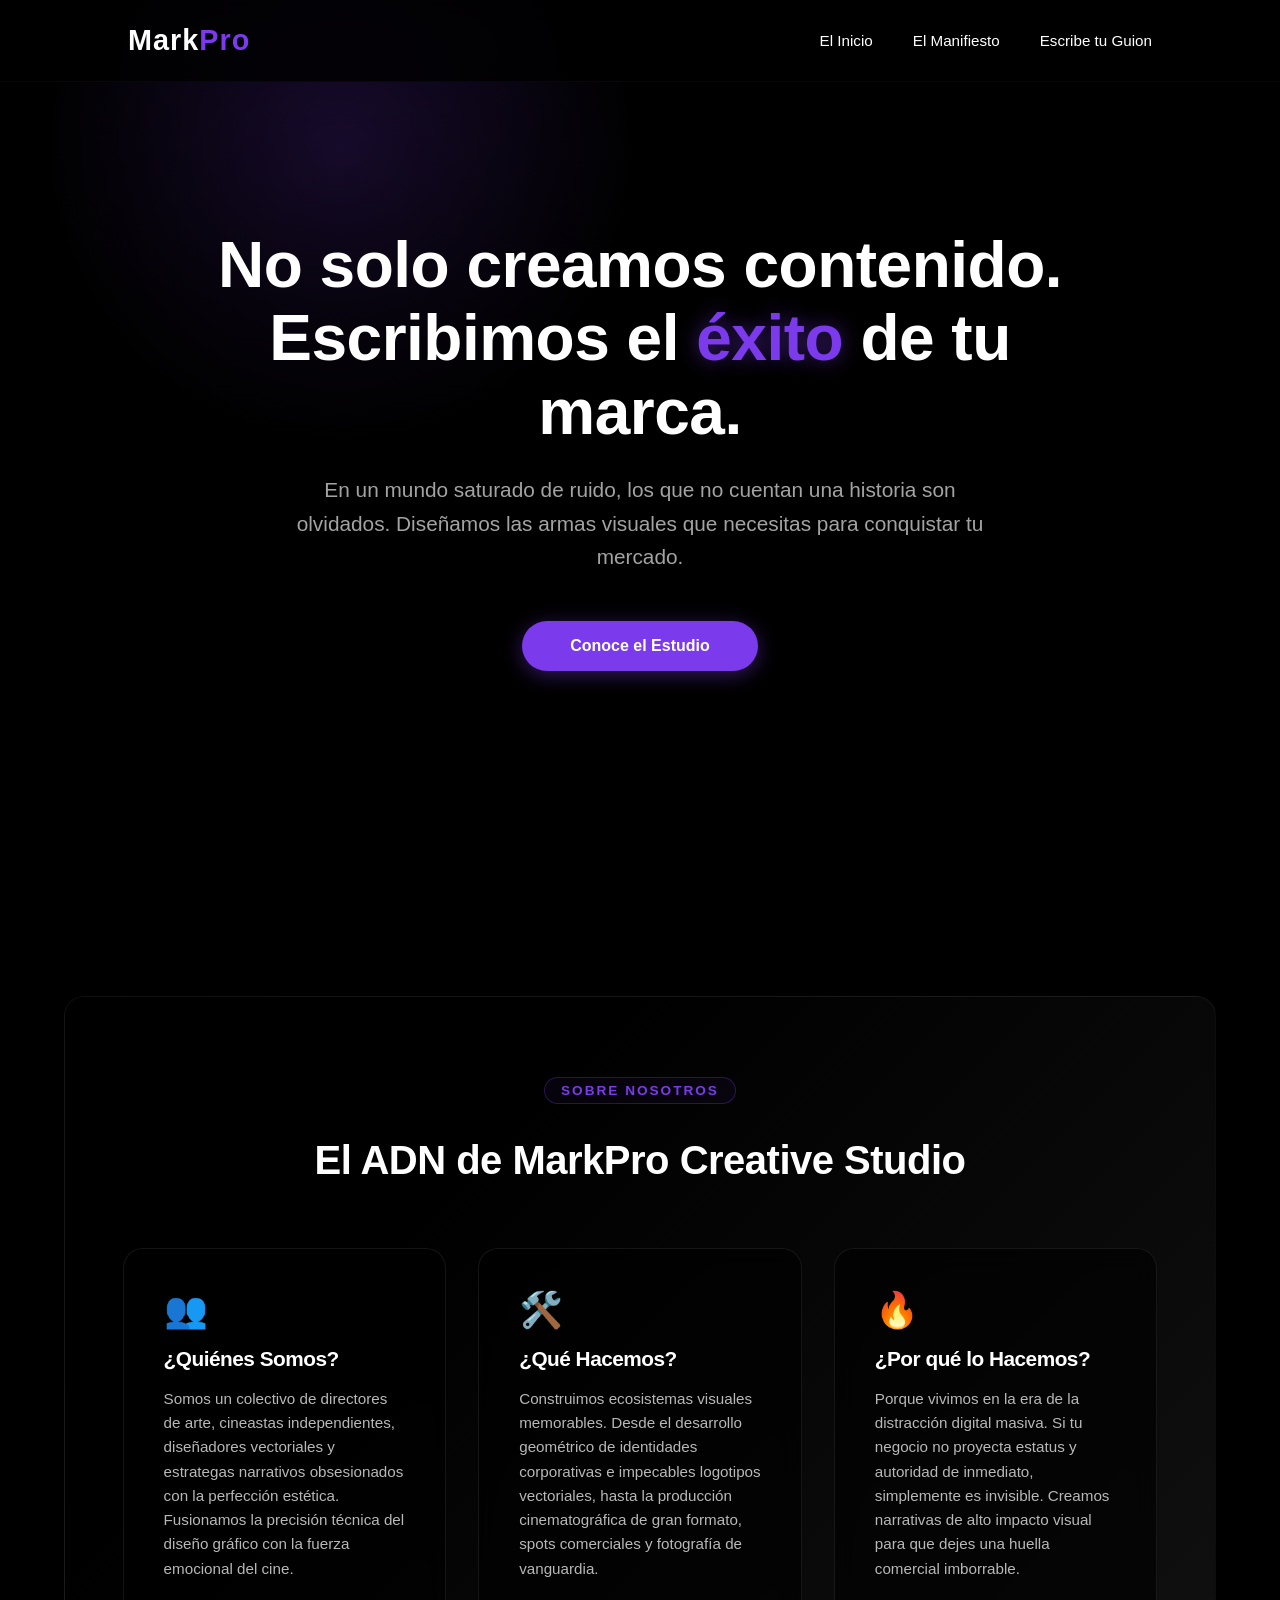
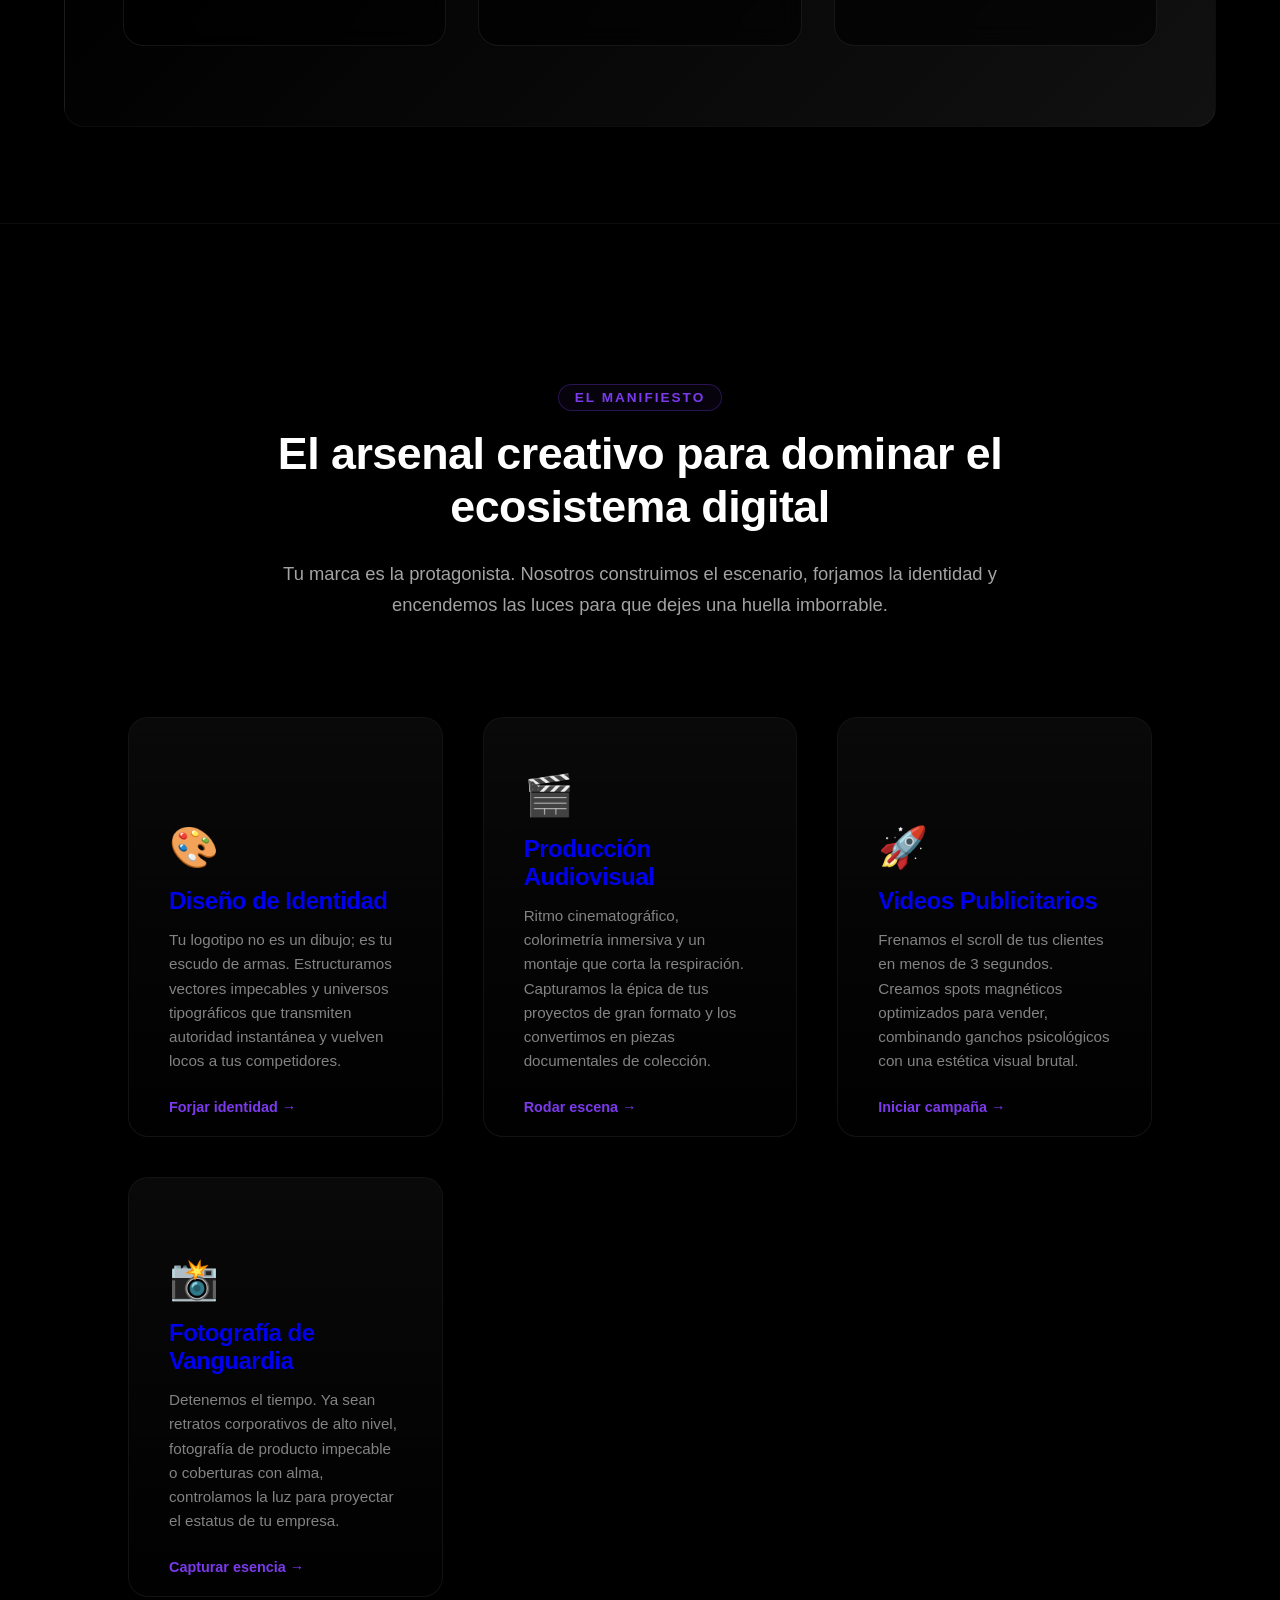
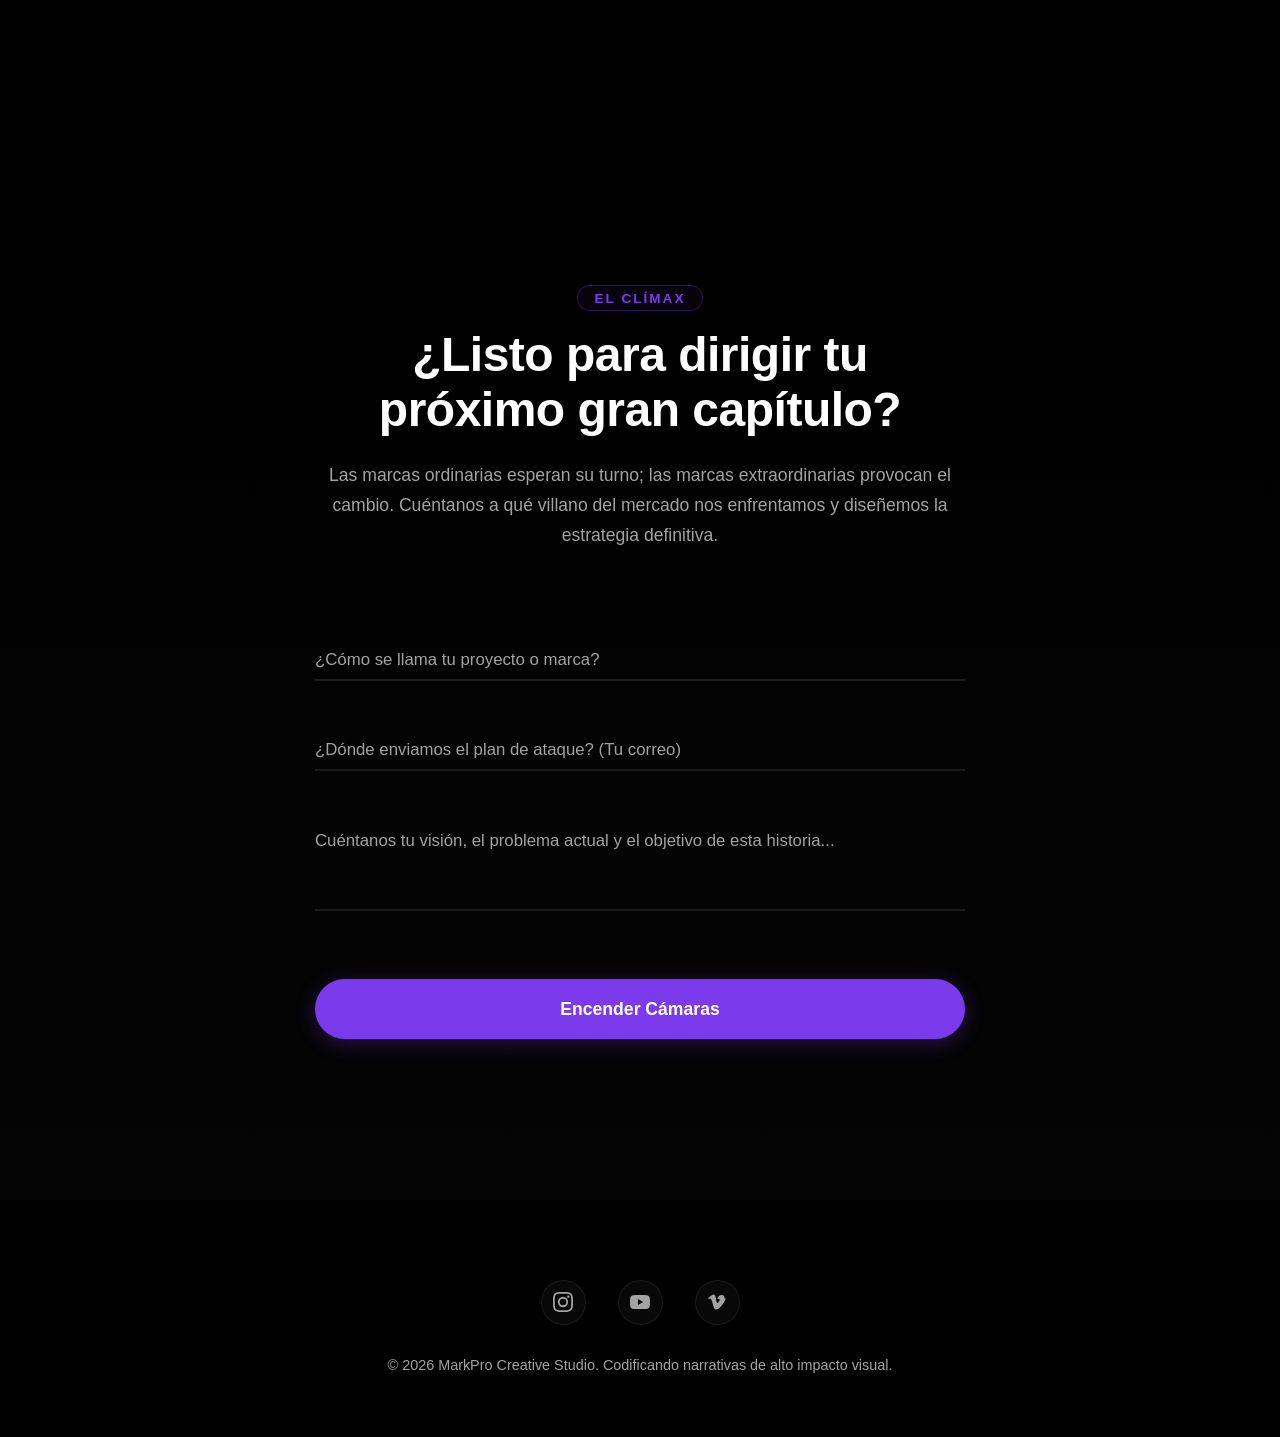
<file: index.html>
<!DOCTYPE html>
<html lang="es">
<head>
    <meta charset="UTF-8">
    <meta name="viewport" content="width=device-width, initial-scale=1.0">
    <title>MarkPro | Productora Audiovisual y Estudio de Diseño</title>
    <!-- Hojas de estilo del ecosistema MarkPro -->
    <link rel="stylesheet" href="css/variables.css">
    <link rel="stylesheet" href="css/styles.css">
</head>
<body>

    <!-- MENÚ DE NAVEGACIÓN GLOBAL 
         (Inyectado dinámicamente mediante js/main.js) -->
    <header class="navbar" id="global-header"></header>

    <main>
        <!-- ACTO 1: LA LLAMADA A LA AVENTURA (Hero Section Limpia) -->
        <section id="hero" class="hero-section" style="height: 100vh;">
            <!-- Capas para el efecto Parallax e iluminación interactiva -->
            <div class="hero-bg-wrapper" id="heroBg"></div>
            <div class="interactive-glow" id="heroGlow"></div>

            <div class="hero-content" id="heroContent">
                <h1>No solo creamos contenido. <br>Escribimos el <span class="highlight">éxito</span> de tu marca.</h1>
                <p>En un mundo saturado de ruido, los que no cuentan una historia son olvidados. Diseñamos las armas visuales que necesitas para conquistar tu mercado.</p>
                <a href="#sobre-nosotros" class="btn-primary">Conoce el Estudio</a>
            </div>
        </section>

        <!-- SECCIÓN INDEPENDIENTE: SOBRE NOSOTROS (Ubicada exactamente bajo el Hero) -->
        <section id="sobre-nosotros" style="padding: 6rem 5%; background: var(--bg-dark, #0a0a0a); position: relative; scroll-margin-top: 80px;">
            <div style="width: 100%; max-width: 1200px; margin: 0 auto; padding: 5rem 5%; background: linear-gradient(135deg, rgba(0, 0, 0, 0.95) 30%, rgba(20, 20, 20, 0.85) 100%), url('https://images.unsplash.com/photo-1557804506-669a67965ba0?q=80&w=1200&auto=format&fit=crop'); background-size: cover; background-position: center; border-radius: 20px; border: 1px solid rgba(255, 255, 255, 0.05); box-shadow: 0 20px 40px rgba(0,0,0,0.5);">
                
                <div class="section-intro" style="margin-bottom: 4rem; text-align: center;">
                    <span class="story-badge">Sobre Nosotros</span>
                    <h2 class="section-title" style="font-size: 2.5rem; margin-top: 1rem; color: #fff;">El ADN de MarkPro Creative Studio</h2>
                </div>

                <!-- Bloques de Propósito (Manifiesto) -->
                <div class="services-grid" style="grid-template-columns: repeat(auto-fit, minmax(300px, 1fr)); gap: 2rem;">
                    
                    <!-- Quiénes Somos -->
                    <div class="service-card" style="height: auto; padding: 2.5rem; align-items: flex-start; flex-direction: column; background: rgba(0, 0, 0, 0.6); backdrop-filter: blur(12px); border: 1px solid rgba(255, 255, 255, 0.08);">
                        <div class="icon" style="font-size: 2.2rem; margin-bottom: 1rem;">👥</div>
                        <h3 style="font-size: 1.3rem; margin-bottom: 1rem; color: var(--text-light, #fff);">¿Quiénes Somos?</h3>
                        <p class="story-text" style="opacity: 0.9; font-size: 0.95rem; line-height: 1.6; color: #ccc;">
                            Somos un colectivo de directores de arte, cineastas independientes, diseñadores vectoriales y estrategas narrativos obsesionados con la perfección estética. Fusionamos la precisión técnica del diseño gráfico con la fuerza emocional del cine.
                        </p>
                    </div>

                    <!-- Qué Hacemos -->
                    <div class="service-card" style="height: auto; padding: 2.5rem; align-items: flex-start; flex-direction: column; background: rgba(0, 0, 0, 0.6); backdrop-filter: blur(12px); border: 1px solid rgba(255, 255, 255, 0.08);">
                        <div class="icon" style="font-size: 2.2rem; margin-bottom: 1rem;">🛠️</div>
                        <h3 style="font-size: 1.3rem; margin-bottom: 1rem; color: var(--text-light, #fff);">¿Qué Hacemos?</h3>
                        <p class="story-text" style="opacity: 0.9; font-size: 0.95rem; line-height: 1.6; color: #ccc;">
                            Construimos ecosistemas visuales memorables. Desde el desarrollo geométrico de identidades corporativas e impecables logotipos vectoriales, hasta la producción cinematográfica de gran formato, spots comerciales y fotografía de vanguardia.
                        </p>
                    </div>

                    <!-- Por qué lo Hacemos -->
                    <div class="service-card" style="height: auto; padding: 2.5rem; align-items: flex-start; flex-direction: column; background: rgba(0, 0, 0, 0.6); backdrop-filter: blur(12px); border: 1px solid rgba(255, 255, 255, 0.08);">
                        <div class="icon" style="font-size: 2.2rem; margin-bottom: 1rem;">🔥</div>
                        <h3 style="font-size: 1.3rem; margin-bottom: 1rem; color: var(--text-light, #fff);">¿Por qué lo Hacemos?</h3>
                        <p class="story-text" style="opacity: 0.9; font-size: 0.95rem; line-height: 1.6; color: #ccc;">
                            Porque vivimos en la era de la distracción digital masiva. Si tu negocio no proyecta estatus y autoridad de inmediato, simplemente es invisible. Creamos narrativas de alto impacto visual para que dejes una huella comercial imborrable.
                        </p>
                    </div>

                </div>
            </div>
        </section>

        <!-- ACTO 2: LAS ARMAS DEL HÉROE (Sección Servicios con Cuadros Clickeables) -->
        <section id="servicios" class="services-section" style="border-top: 1px solid rgba(255, 255, 255, 0.05);">
            <div class="section-intro">
                <span class="story-badge">El Manifiesto</span>
                <h2 class="section-title">El arsenal creativo para dominar el ecosistema digital</h2>
                <p class="section-subtitle">Tu marca es la protagonista. Nosotros construimos el escenario, forjamos la identidad y encendemos las luces para que dejes una huella imborrable.</p>
            </div>

            <div class="services-grid">
                
                <!-- Tarjeta 1: Diseño de Identidad -->
                <a href="identidad.html" class="service-card" style="text-decoration: none; display: flex;">
                    <div class="card-bg" style="background-image: url('https://images.unsplash.com/photo-1626785774573-4b799315345d?q=80&w=600&auto=format&fit=crop');"></div>
                    <div class="card-overlay"></div>
                    <div class="card-content">
                        <div class="icon">🎨</div>
                        <h3>Diseño de Identidad</h3>
                        <p class="story-text">Tu logotipo no es un dibujo; es tu escudo de armas. Estructuramos vectores impecables y universos tipográficos que transmiten autoridad instantánea y vuelven locos a tus competidores.</p>
                        <span class="card-link">Forjar identidad &rarr;</span>
                    </div>
                </a>

                <!-- Tarjeta 2: Producción Audiovisual -->
                <a href="produccion.html" class="service-card" style="text-decoration: none; display: flex;">
                    <div class="card-bg" style="background-image: url('https://images.unsplash.com/photo-1492691527719-9d1e07e534b4?q=80&w=600&auto=format&fit=crop');"></div>
                    <div class="card-overlay"></div>
                    <div class="card-content">
                        <div class="icon">🎬</div>
                        <h3>Producción Audiovisual</h3>
                        <p class="story-text">Ritmo cinematográfico, colorimetría inmersiva y un montaje que corta la respiración. Capturamos la épica de tus proyectos de gran formato y los convertimos en piezas documentales de colección.</p>
                        <span class="card-link">Rodar escena &rarr;</span>
                    </div>
                </a>

                <!-- Tarjeta 3: Video Publicitario -->
                <a href="publicidad.html" class="service-card" style="text-decoration: none; display: flex;">
                    <div class="card-bg" style="background-image: url('https://images.unsplash.com/photo-1536440136628-849c177e76a1?q=80&w=600&auto=format&fit=crop');"></div>
                    <div class="card-overlay"></div>
                    <div class="card-content">
                        <div class="icon">🚀</div>
                        <h3>Videos Publicitarios</h3>
                        <p class="story-text">Frenamos el scroll de tus clientes en menos de 3 segundos. Creamos spots magnéticos optimizados para vender, combinando ganchos psicológicos con una estética visual brutal.</p>
                        <span class="card-link">Iniciar campaña &rarr;</span>
                    </div>
                </a>

                <!-- Tarjeta 4: Fotografía -->
                <a href="fotografia.html" class="service-card" style="text-decoration: none; display: flex;">
                    <div class="card-bg" style="background-image: url('https://images.unsplash.com/photo-1516035069371-29a1b244cc32?q=80&w=600&auto=format&fit=crop');"></div>
                    <div class="card-overlay"></div>
                    <div class="card-content">
                        <div class="icon">📸</div>
                        <h3>Fotografía de Vanguardia</h3>
                        <p class="story-text">Detenemos el tiempo. Ya sean retratos corporativos de alto nivel, fotografía de producto impecable o coberturas con alma, controlamos la luz para proyectar el estatus de tu empresa.</p>
                        <span class="card-link">Capturar esencia &rarr;</span>
                    </div>
                </a>

            </div>
        </section>

        <!-- ACTO 3: EL CLÍMAX / EL PACTO (Sección Contacto con Campos Animados) -->
        <section id="contacto" class="contact-section">
            <div class="contact-container">
                <span class="story-badge">El Clímax</span>
                <h2>¿Listo para dirigir tu próximo gran capítulo?</h2>
                <p>Las marcas ordinarias esperan su turno; las marcas extraordinarias provocan el cambio. Cuéntanos a qué villano del mercado nos enfrentamos y diseñemos la estrategia definitiva.</p>
                
                <form id="contactForm" class="story-form">
                    <div class="form-group">
                        <input type="text" id="name" placeholder=" " required>
                        <label for="name">¿Cómo se llama tu proyecto o marca?</label>
                    </div>
                    <div class="form-group">
                        <input type="email" id="email" placeholder=" " required>
                        <label for="email">¿Dónde enviamos el plan de ataque? (Tu correo)</label>
                    </div>
                    <div class="form-group">
                        <textarea id="message" placeholder=" " required></textarea>
                        <label for="message">Cuéntanos tu visión, el problema actual y el objetivo de esta historia...</label>
                    </div>
                    <button type="submit" class="btn-submit">Encender Cámaras</button>
                </form>
                <!-- Mensaje de confirmación dinámico -->
                <div id="formFeedback" class="hidden"></div>
            </div>
        </section>
    </main>

    <!-- PIE DE PÁGINA GLOBAL 
         (Inyectado dinámicamente mediante js/main.js) -->
    <footer id="global-footer"></footer>

    <!-- Lógica Unificada de Inyección, Animaciones e Interacción Móvil -->
    <script src="js/main.js"></script>
</body>
</html>
</file>
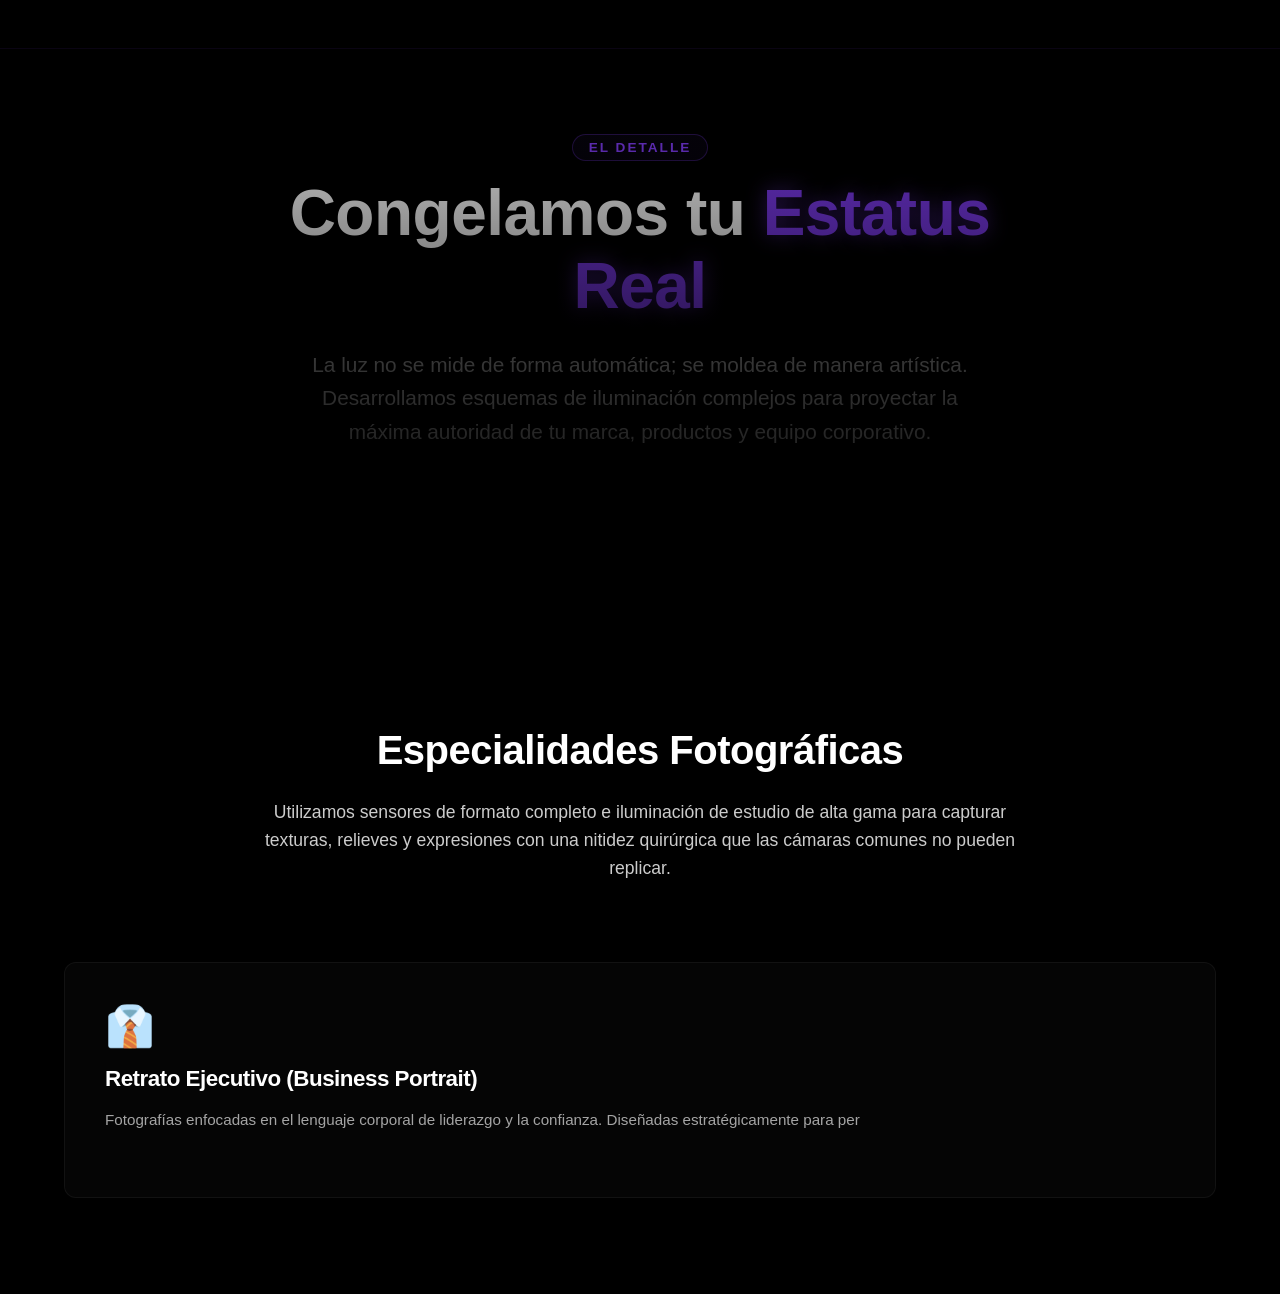
<file: fotografia.html>
<!DOCTYPE html>
<html lang="es">
<head>
    <meta charset="UTF-8">
    <meta name="viewport" content="width=device-width, initial-scale=1.0">
    <title>Fotografía de Vanguardia | MarkPro Studio</title>
    <link rel="stylesheet" href="css/variables.css">
    <link rel="stylesheet" href="css/styles.css">
</head>
<body>

    <header class="navbar" id="global-header"></header>

    <main>
        <section class="hero-section" style="height: 70vh; position: relative; overflow: hidden; display: flex; align-items: center; justify-content: center; text-align: center;">
            <div class="hero-bg-wrapper" style="opacity: 0.3; position: absolute; top: 0; left: 0; width: 100%; height: 100%; z-index: 1;">
                <div style="background-image: url('https://images.unsplash.com/photo-1516035069371-29a1b244cc32?q=80&w=1920&auto=format&fit=crop'); width: 100%; height: 100%; background-size: cover; background-position: center; filter: grayscale(100%);"></div>
            </div>
            
            <div class="hero-content" style="position: relative; z-index: 2; max-width: 800px; padding: 0 20px;">
                <span class="story-badge">El Detalle</span>
                <h1>Congelamos tu <span class="highlight">Estatus Real</span></h1>
                <p>La luz no se mide de forma automática; se moldea de manera artística. Desarrollamos esquemas de iluminación complejos para proyectar la máxima autoridad de tu marca, productos y equipo corporativo.</p>
            </div>
        </section>

        <section class="services-section" style="padding: 6rem 5%; background: var(--bg-dark, #0a0a0a);">
            <div class="section-intro" style="margin-bottom: 5rem; text-align: center;">
                <h2 class="section-title" style="font-size: 2.5rem; color: #fff;">Especialidades Fotográficas</h2>
                <p class="section-subtitle" style="max-width: 800px; margin: 1rem auto 0; color: #ccc; font-size: 1.1rem; line-height: 1.6;">
                    Utilizamos sensores de formato completo e iluminación de estudio de alta gama para capturar texturas, relieves y expresiones con una nitidez quirúrgica que las cámaras comunes no pueden replicar.
                </p>
            </div>

            <div class="services-grid" style="display: grid; grid-template-columns: repeat(auto-fit, minmax(300px, 1fr)); gap: 2rem; max-width: 1200px; margin: 0 auto;">
                
                <div class="service-card" style="height: auto; padding: 2.5rem; align-items: flex-start; flex-direction: column; background: rgba(255,255,255,0.02); border: 1px solid rgba(255,255,255,0.05); border-radius: 12px;">
                    <div class="icon" style="font-size: 2.5rem; margin-bottom: 1rem;">👔</div>
                    <h3 style="font-size: 1.4rem; color: #fff; margin-bottom: 1rem;">Retrato Ejecutivo (Business Portrait)</h3>
                    <p class="story-text" style="opacity: 0.8; font-size: 0.95rem; line-height: 1.6; color: #ccc;">
                        Fotografías enfocadas en el lenguaje corporal de liderazgo y la confianza. Diseñadas estratégicamente para per
</file>
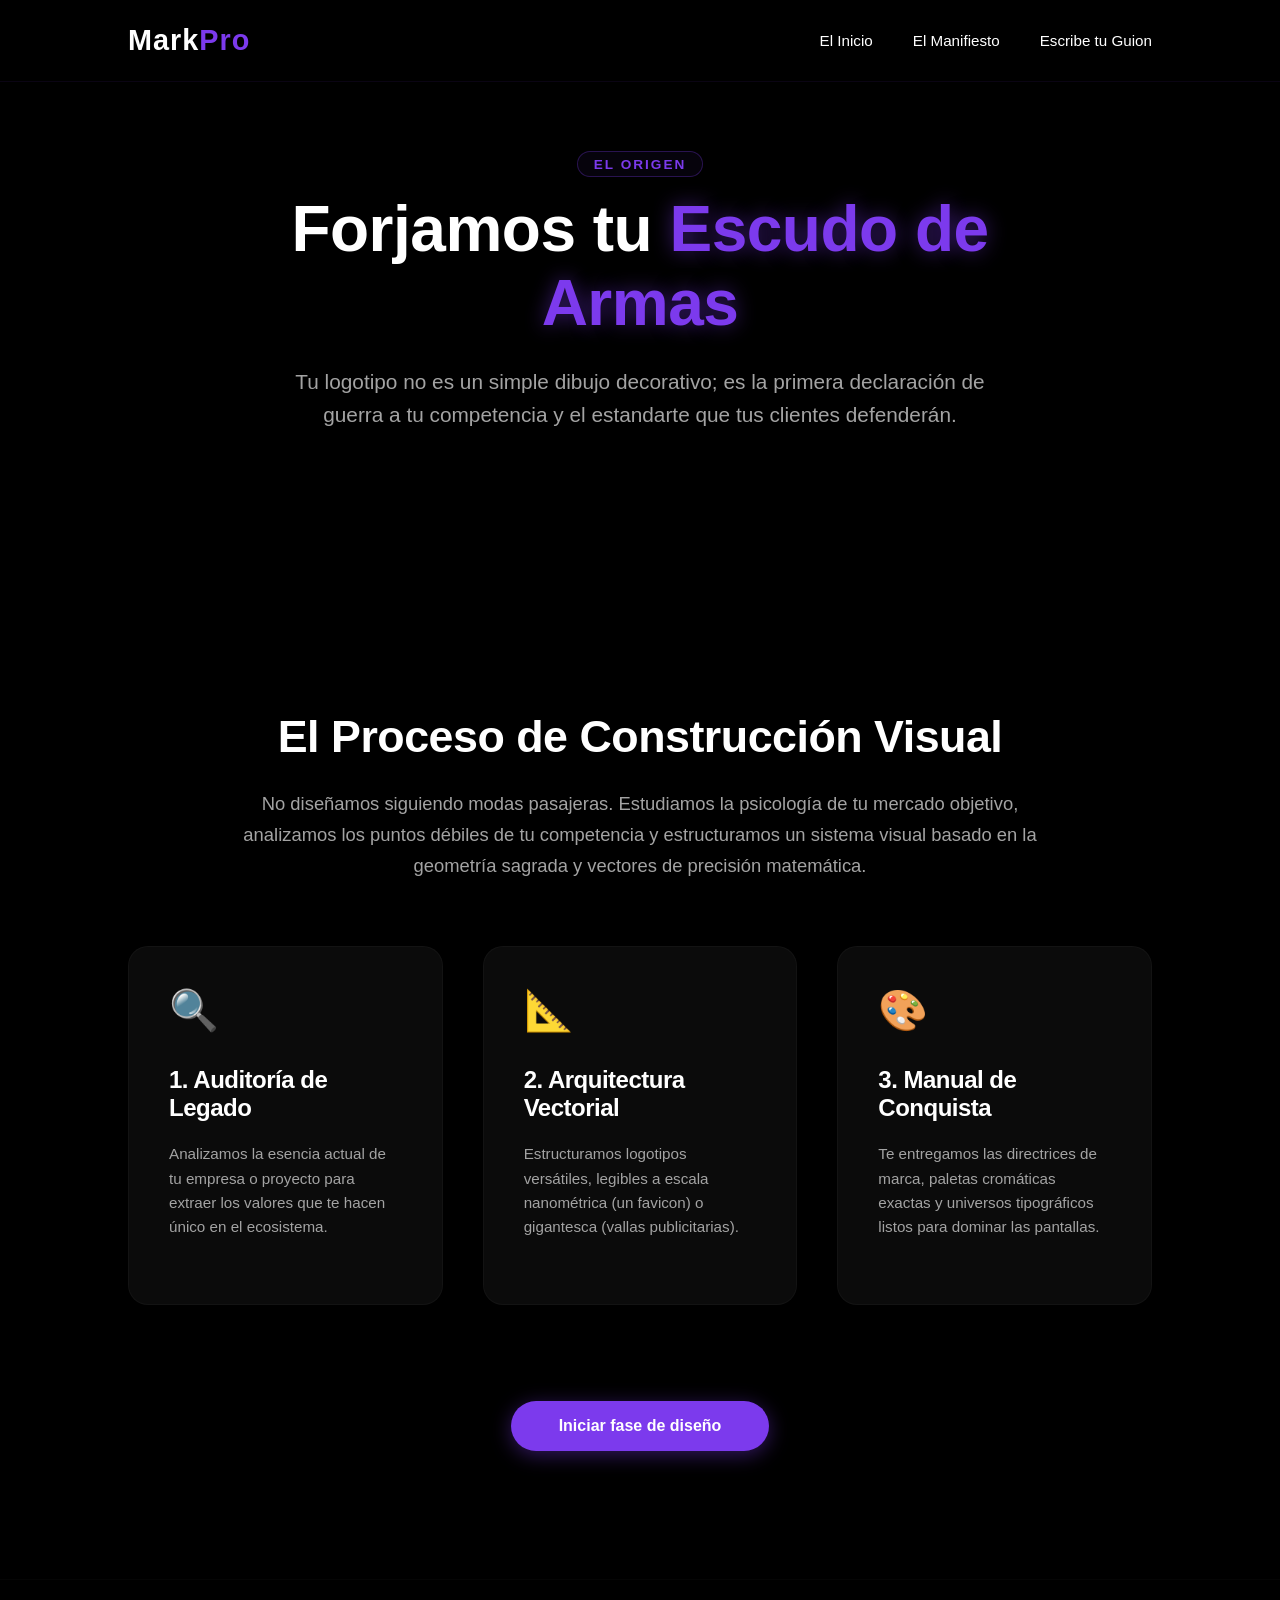
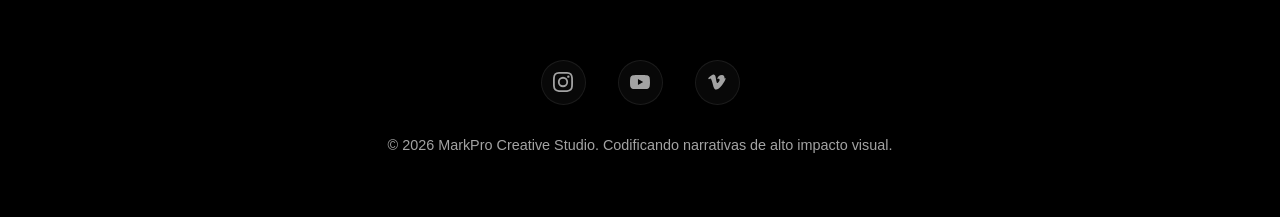
<file: identidad.html>
<!DOCTYPE html>
<html lang="es">
<head>
    <meta charset="UTF-8">
    <meta name="viewport" content="width=device-width, initial-scale=1.0">
    <title>Diseño de Identidad | MarkPro Studio</title>
    <link rel="stylesheet" href="css/variables.css">
    <link rel="stylesheet" href="css/styles.css">
</head>
<body>

    <header class="navbar" id="global-header"></header>

    <main>
        <section class="hero-section" style="height: 70vh;">
            <div class="hero-bg-wrapper" style="opacity: 0.3;">
                <div style="background-image: url('https://images.unsplash.com/photo-1626785774573-4b799315345d?q=80&w=1920&auto=format&fit=crop'); width: 100%; height: 100%; background-size: cover; background-position: center; filter: grayscale(100%);"></div>
            </div>
            <div class="hero-content">
                <span class="story-badge">El Origen</span>
                <h1>Forjamos tu <span class="highlight">Escudo de Armas</span></h1>
                <p>Tu logotipo no es un simple dibujo decorativo; es la primera declaración de guerra a tu competencia y el estandarte que tus clientes defenderán.</p>
            </div>
        </section>

        <section class="services-section" style="padding-top: 5rem;">
            <div class="section-intro" style="margin-bottom: 4rem;">
                <h2 class="section-title">El Proceso de Construcción Visual</h2>
                <p class="section-subtitle">No diseñamos siguiendo modas pasajeras. Estudiamos la psicología de tu mercado objetivo, analizamos los puntos débiles de tu competencia y estructuramos un sistema visual basado en la geometría sagrada y vectores de precisión matemática.</p>
            </div>

            <div class="services-grid">
                <div class="service-card" style="height: auto; padding: 2.5rem; align-items: flex-start; flex-direction: column;">
                    <div class="icon">🔍</div>
                    <h3 style="margin-top: 1rem;">1. Auditoría de Legado</h3>
                    <p class="story-text" style="opacity: 1; margin-top: 0.5rem;">Analizamos la esencia actual de tu empresa o proyecto para extraer los valores que te hacen único en el ecosistema.</p>
                </div>
                <div class="service-card" style="height: auto; padding: 2.5rem; align-items: flex-start; flex-direction: column;">
                    <div class="icon">📐</div>
                    <h3 style="margin-top: 1rem;">2. Arquitectura Vectorial</h3>
                    <p class="story-text" style="opacity: 1; margin-top: 0.5rem;">Estructuramos logotipos versátiles, legibles a escala nanométrica (un favicon) o gigantesca (vallas publicitarias).</p>
                </div>
                <div class="service-card" style="height: auto; padding: 2.5rem; align-items: flex-start; flex-direction: column;">
                    <div class="icon">🎨</div>
                    <h3 style="margin-top: 1rem;">3. Manual de Conquista</h3>
                    <p class="story-text" style="opacity: 1; margin-top: 0.5rem;">Te entregamos las directrices de marca, paletas cromáticas exactas y universos tipográficos listos para dominar las pantallas.</p>
                </div>
            </div>

            <div style="text-align: center; margin-top: 6rem;">
                <a href="index.html#contacto" class="btn-primary">Iniciar fase de diseño</a>
            </div>
        </section>
    </main>

    <footer id="global-footer"></footer>

    <script src="js/main.js"></script>
</body>
</html>
</file>
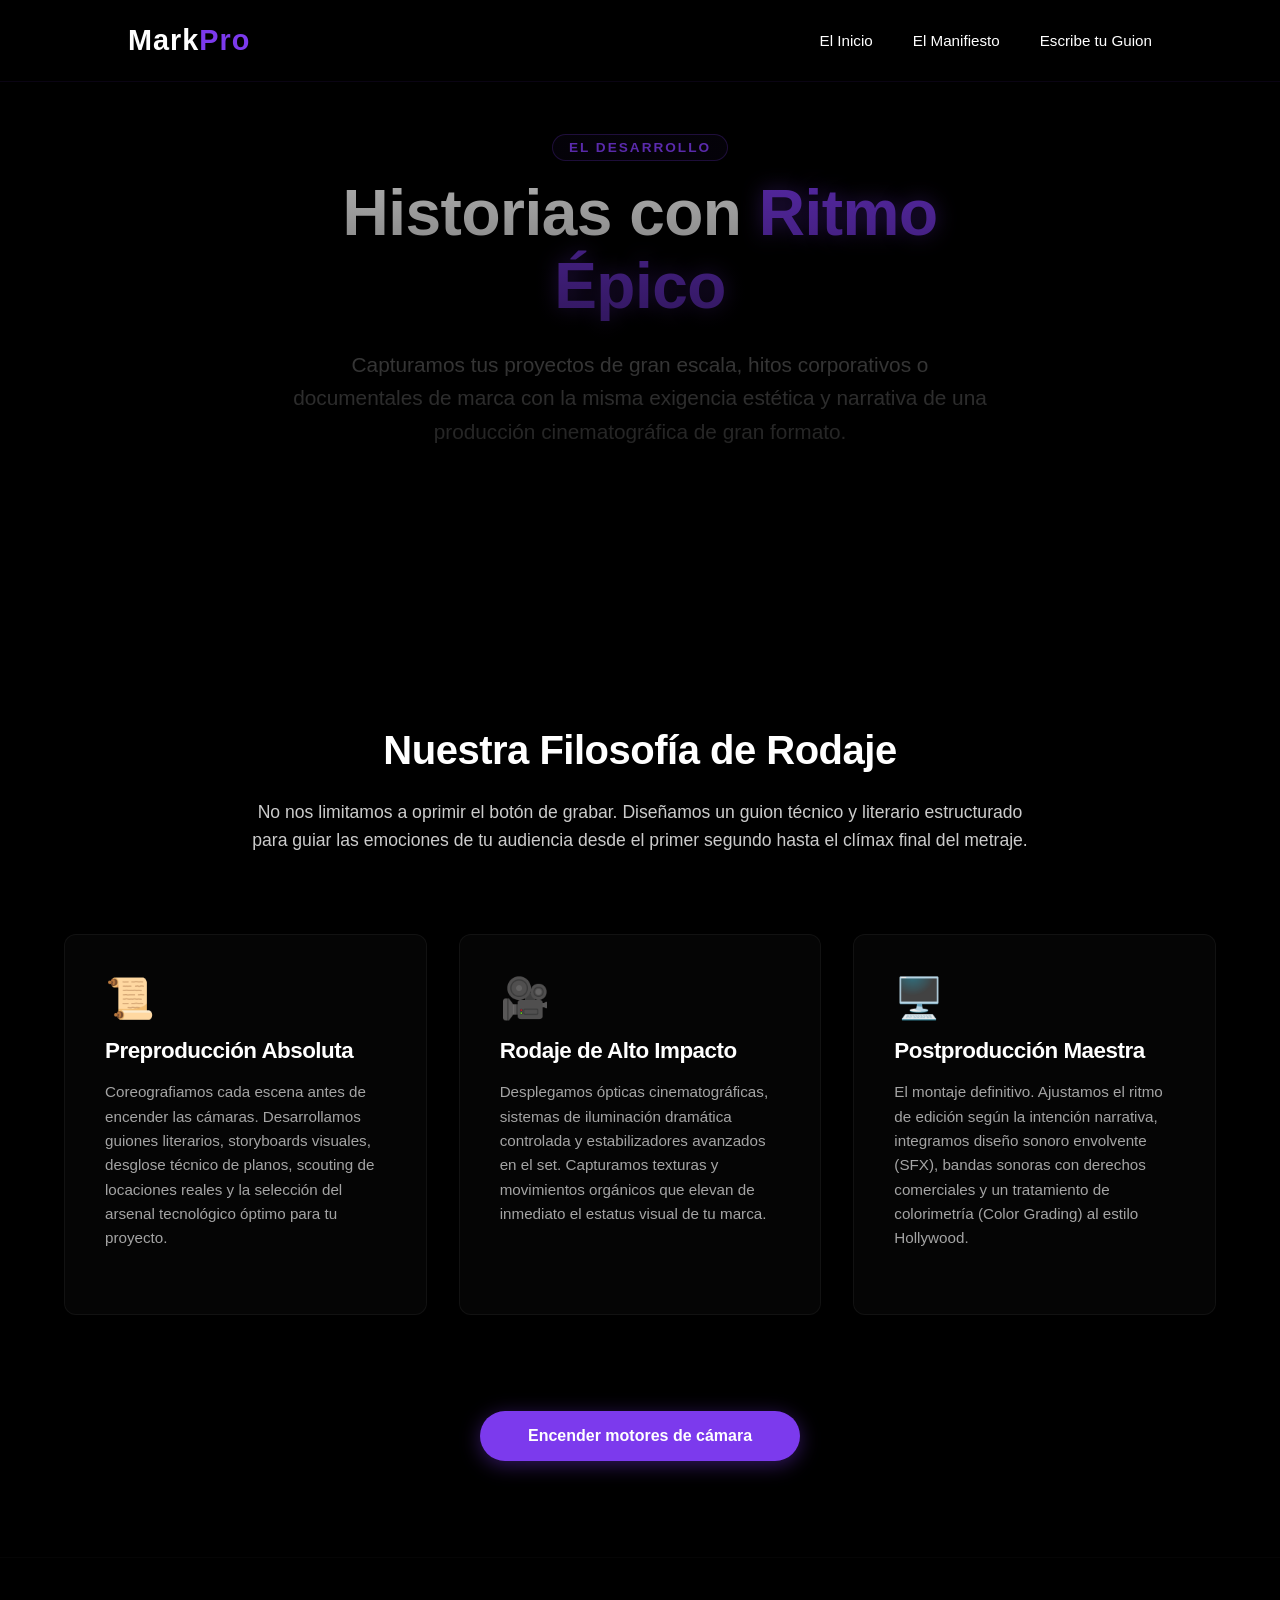
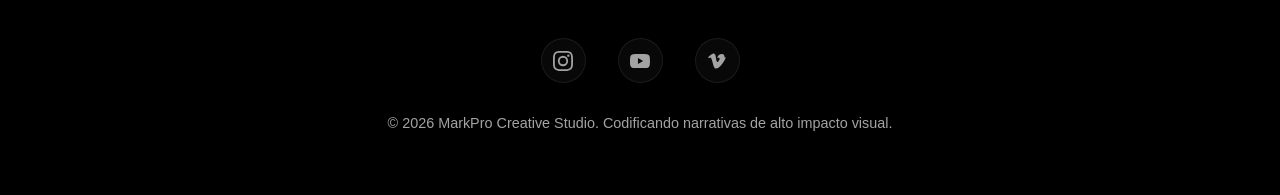
<file: produccion.html>
<!DOCTYPE html>
<html lang="es">
<head>
    <meta charset="UTF-8">
    <meta name="viewport" content="width=device-width, initial-scale=1.0">
    <title>Producción Audiovisual | MarkPro Studio</title>
    <link rel="stylesheet" href="css/variables.css">
    <link rel="stylesheet" href="css/styles.css">
</head>
<body>

    <header class="navbar" id="global-header"></header>

    <main>
        <section class="hero-section" style="height: 70vh; position: relative; overflow: hidden; display: flex; align-items: center; justify-content: center; text-align: center;">
            <div class="hero-bg-wrapper" style="opacity: 0.3; position: absolute; top: 0; left: 0; width: 100%; height: 100%; z-index: 1;">
                <div style="background-image: url('https://images.unsplash.com/photo-1492691527719-9d1e07e534b4?q=80&w=1920&auto=format&fit=crop'); width: 100%; height: 100%; background-size: cover; background-position: center; filter: grayscale(100%);"></div>
            </div>
            
            <div class="hero-content" style="position: relative; z-index: 2; max-width: 800px; padding: 0 20px;">
                <span class="story-badge">El Desarrollo</span>
                <h1>Historias con <span class="highlight">Ritmo Épico</span></h1>
                <p>Capturamos tus proyectos de gran escala, hitos corporativos o documentales de marca con la misma exigencia estética y narrativa de una producción cinematográfica de gran formato.</p>
            </div>
        </section>

        <section class="services-section" style="padding: 6rem 5%; background: var(--bg-dark, #0a0a0a);">
            <div class="section-intro" style="margin-bottom: 5rem; text-align: center;">
                <h2 class="section-title" style="font-size: 2.5rem; color: #fff;">Nuestra Filosofía de Rodaje</h2>
                <p class="section-subtitle" style="max-width: 800px; margin: 1rem auto 0; color: #ccc; font-size: 1.1rem; line-height: 1.6;">
                    No nos limitamos a oprimir el botón de grabar. Diseñamos un guion técnico y literario estructurado para guiar las emociones de tu audiencia desde el primer segundo hasta el clímax final del metraje.
                </p>
            </div>

            <div class="services-grid" style="display: grid; grid-template-columns: repeat(auto-fit, minmax(300px, 1fr)); gap: 2rem; max-width: 1200px; margin: 0 auto;">
                
                <div class="service-card" style="height: auto; padding: 2.5rem; align-items: flex-start; flex-direction: column; background: rgba(255,255,255,0.02); border: 1px solid rgba(255,255,255,0.05); border-radius: 12px;">
                    <div class="icon" style="font-size: 2.5rem; margin-bottom: 1rem;">📜</div>
                    <h3 style="font-size: 1.4rem; color: #fff; margin-bottom: 1rem;">Preproducción Absoluta</h3>
                    <p class="story-text" style="opacity: 0.8; font-size: 0.95rem; line-height: 1.6; color: #ccc;">
                        Coreografiamos cada escena antes de encender las cámaras. Desarrollamos guiones literarios, storyboards visuales, desglose técnico de planos, scouting de locaciones reales y la selección del arsenal tecnológico óptimo para tu proyecto.
                    </p>
                </div>

                <div class="service-card" style="height: auto; padding: 2.5rem; align-items: flex-start; flex-direction: column; background: rgba(255,255,255,0.02); border: 1px solid rgba(255,255,255,0.05); border-radius: 12px;">
                    <div class="icon" style="font-size: 2.5rem; margin-bottom: 1rem;">🎥</div>
                    <h3 style="font-size: 1.4rem; color: #fff; margin-bottom: 1rem;">Rodaje de Alto Impacto</h3>
                    <p class="story-text" style="opacity: 0.8; font-size: 0.95rem; line-height: 1.6; color: #ccc;">
                        Desplegamos ópticas cinematográficas, sistemas de iluminación dramática controlada y estabilizadores avanzados en el set. Capturamos texturas y movimientos orgánicos que elevan de inmediato el estatus visual de tu marca.
                    </p>
                </div>

                <div class="service-card" style="height: auto; padding: 2.5rem; align-items: flex-start; flex-direction: column; background: rgba(255,255,255,0.02); border: 1px solid rgba(255,255,255,0.05); border-radius: 12px;">
                    <div class="icon" style="font-size: 2.5rem; margin-bottom: 1rem;">🖥️</div>
                    <h3 style="font-size: 1.4rem; color: #fff; margin-bottom: 1rem;">Postproducción Maestra</h3>
                    <p class="story-text" style="opacity: 0.8; font-size: 0.95rem; line-height: 1.6; color: #ccc;">
                        El montaje definitivo. Ajustamos el ritmo de edición según la intención narrativa, integramos diseño sonoro envolvente (SFX), bandas sonoras con derechos comerciales y un tratamiento de colorimetría (Color Grading) al estilo Hollywood.
                    </p>
                </div>

            </div>

            <div style="text-align: center; margin-top: 6rem;">
                <a href="index.html#contacto" class="btn-primary" style="text-decoration: none;">Encender motores de cámara</a>
            </div>
        </section>
    </main>

    <footer id="global-footer"></footer>

    <script src="js/main.js"></script>
</body>
</html>
</file>
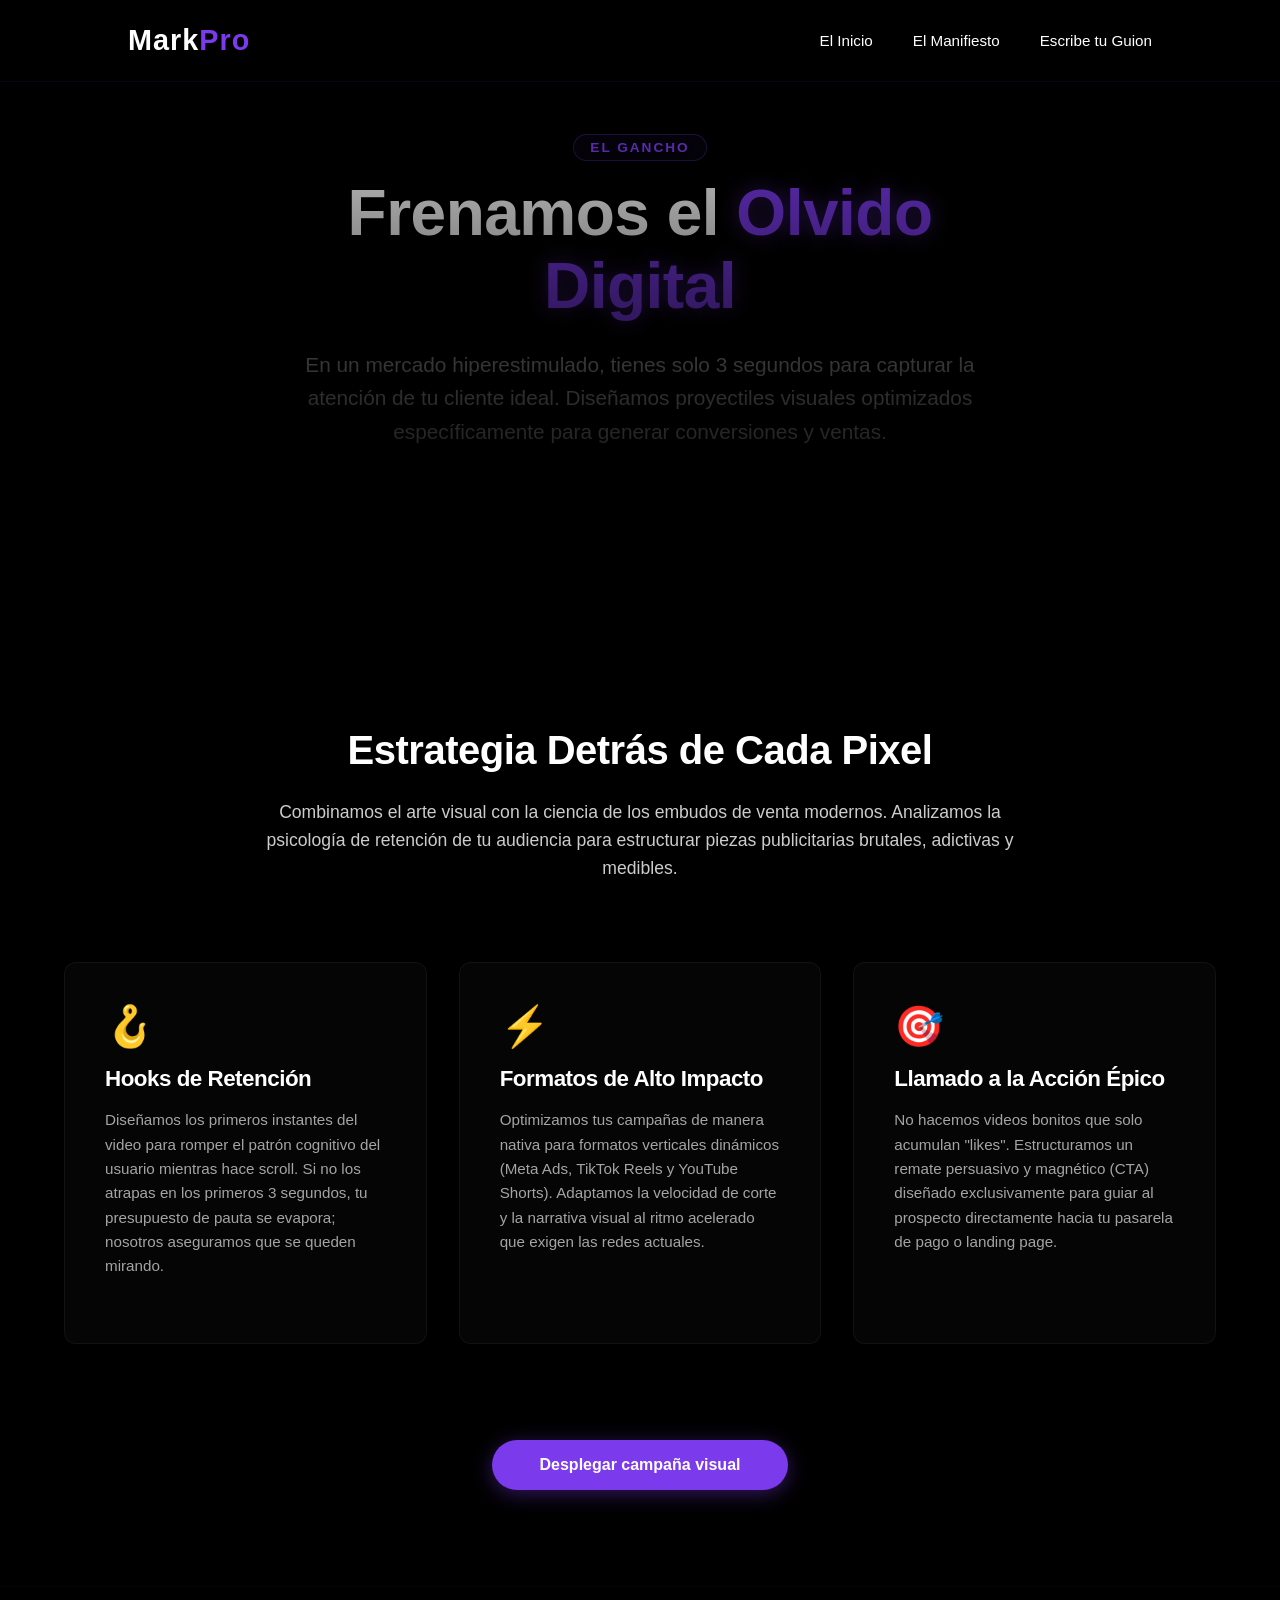
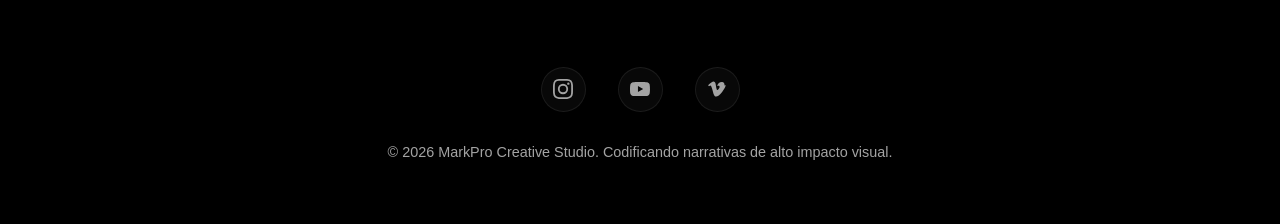
<file: publicidad.html>
<!DOCTYPE html>
<html lang="es">
<head>
    <meta charset="UTF-8">
    <meta name="viewport" content="width=device-width, initial-scale=1.0">
    <title>Videos Publicitarios | MarkPro Studio</title>
    <link rel="stylesheet" href="css/variables.css">
    <link rel="stylesheet" href="css/styles.css">
</head>
<body>

    <header class="navbar" id="global-header"></header>

    <main>
        <section class="hero-section" style="height: 70vh; position: relative; overflow: hidden; display: flex; align-items: center; justify-content: center; text-align: center;">
            <div class="hero-bg-wrapper" style="opacity: 0.3; position: absolute; top: 0; left: 0; width: 100%; height: 100%; z-index: 1;">
                <div style="background-image: url('https://images.unsplash.com/photo-1536440136628-849c177e76a1?q=80&w=1920&auto=format&fit=crop'); width: 100%; height: 100%; background-size: cover; background-position: center; filter: grayscale(100%);"></div>
            </div>
            
            <div class="hero-content" style="position: relative; z-index: 2; max-width: 800px; padding: 0 20px;">
                <span class="story-badge">El Gancho</span>
                <h1>Frenamos el <span class="highlight">Olvido Digital</span></h1>
                <p>En un mercado hiperestimulado, tienes solo 3 segundos para capturar la atención de tu cliente ideal. Diseñamos proyectiles visuales optimizados específicamente para generar conversiones y ventas.</p>
            </div>
        </section>

        <section class="services-section" style="padding: 6rem 5%; background: var(--bg-dark, #0a0a0a);">
            <div class="section-intro" style="margin-bottom: 5rem; text-align: center;">
                <h2 class="section-title" style="font-size: 2.5rem; color: #fff;">Estrategia Detrás de Cada Pixel</h2>
                <p class="section-subtitle" style="max-width: 800px; margin: 1rem auto 0; color: #ccc; font-size: 1.1rem; line-height: 1.6;">
                    Combinamos el arte visual con la ciencia de los embudos de venta modernos. Analizamos la psicología de retención de tu audiencia para estructurar piezas publicitarias brutales, adictivas y medibles.
                </p>
            </div>

            <div class="services-grid" style="display: grid; grid-template-columns: repeat(auto-fit, minmax(300px, 1fr)); gap: 2rem; max-width: 1200px; margin: 0 auto;">
                
                <div class="service-card" style="height: auto; padding: 2.5rem; align-items: flex-start; flex-direction: column; background: rgba(255,255,255,0.02); border: 1px solid rgba(255,255,255,0.05); border-radius: 12px;">
                    <div class="icon" style="font-size: 2.5rem; margin-bottom: 1rem;">🪝</div>
                    <h3 style="font-size: 1.4rem; color: #fff; margin-bottom: 1rem;">Hooks de Retención</h3>
                    <p class="story-text" style="opacity: 0.8; font-size: 0.95rem; line-height: 1.6; color: #ccc;">
                        Diseñamos los primeros instantes del video para romper el patrón cognitivo del usuario mientras hace scroll. Si no los atrapas en los primeros 3 segundos, tu presupuesto de pauta se evapora; nosotros aseguramos que se queden mirando.
                    </p>
                </div>

                <div class="service-card" style="height: auto; padding: 2.5rem; align-items: flex-start; flex-direction: column; background: rgba(255,255,255,0.02); border: 1px solid rgba(255,255,255,0.05); border-radius: 12px;">
                    <div class="icon" style="font-size: 2.5rem; margin-bottom: 1rem;">⚡</div>
                    <h3 style="font-size: 1.4rem; color: #fff; margin-bottom: 1rem;">Formatos de Alto Impacto</h3>
                    <p class="story-text" style="opacity: 0.8; font-size: 0.95rem; line-height: 1.6; color: #ccc;">
                        Optimizamos tus campañas de manera nativa para formatos verticales dinámicos (Meta Ads, TikTok Reels y YouTube Shorts). Adaptamos la velocidad de corte y la narrativa visual al ritmo acelerado que exigen las redes actuales.
                    </p>
                </div>

                <div class="service-card" style="height: auto; padding: 2.5rem; align-items: flex-start; flex-direction: column; background: rgba(255,255,255,0.02); border: 1px solid rgba(255,255,255,0.05); border-radius: 12px;">
                    <div class="icon" style="font-size: 2.5rem; margin-bottom: 1rem;">🎯</div>
                    <h3 style="font-size: 1.4rem; color: #fff; margin-bottom: 1rem;">Llamado a la Acción Épico</h3>
                    <p class="story-text" style="opacity: 0.8; font-size: 0.95rem; line-height: 1.6; color: #ccc;">
                        No hacemos videos bonitos que solo acumulan "likes". Estructuramos un remate persuasivo y magnético (CTA) diseñado exclusivamente para guiar al prospecto directamente hacia tu pasarela de pago o landing page.
                    </p>
                </div>

            </div>

            <div style="text-align: center; margin-top: 6rem;">
                <a href="index.html#contacto" class="btn-primary" style="text-decoration: none;">Desplegar campaña visual</a>
            </div>
        </section>
    </main>

    <footer id="global-footer"></footer>

    <script src="js/main.js"></script>
</body>
</html>
</file>
<file: css/variables.css>
:root {
    /* Paleta Oficial */
    --primary-color: #7C3AED;   /* Morado Eléctrico */
    --bg-dark: #000000;         /* Negro Profundo */
    --text-light: #FFFFFF;      /* Blanco Puro */
    
    /* Variaciones y neutros para la narrativa visual */
    --bg-card: #0b0b0b;         
    --text-muted: #A3A3A3;      
    
    /* Tipografía y suavizado generales */
    --font-main: 'Segoe UI', Tahoma, Geneva, Verdana, sans-serif;
    --transition-smooth: all 0.4s cubic-bezier(0.16, 1, 0.3, 1);
}
</file>
<file: css/styles.css>
/* Reset General */
* {
    margin: 0;
    padding: 0;
    box-sizing: border-box;
}

html {
    scroll-behavior: smooth;
    font-family: var(--font-main);
    background-color: var(--bg-dark);
    color: var(--text-light);
}

body {
    overflow-x: hidden;
    background-color: var(--bg-dark);
}

h1, h2, h3 {
    font-weight: 700;
    letter-spacing: -0.5px;
}

.highlight {
    color: var(--primary-color);
    text-shadow: 0 0 20px rgba(124, 58, 237, 0.5);
}

/* Identificadores narrativos */
.story-badge {
    display: inline-block;
    color: var(--primary-color);
    font-size: 0.85rem;
    font-weight: 700;
    text-transform: uppercase;
    letter-spacing: 2px;
    margin-bottom: 1rem;
    padding: 0.3rem 1rem;
    border: 1px solid rgba(124, 58, 237, 0.3);
    border-radius: 50px;
    background-color: rgba(124, 58, 237, 0.05);
}

/* MENÚ NAVEGACIÓN + LÓGICA HAMBURGUESA */
.navbar {
    display: flex;
    justify-content: space-between;
    align-items: center;
    padding: 1.5rem 10%;
    position: fixed;
    width: 100%;
    top: 0;
    z-index: 1000;
    background-color: rgba(0, 0, 0, 0.8);
    backdrop-filter: blur(12px);
    border-bottom: 1px solid rgba(124, 58, 237, 0.08);
    transition: var(--transition-smooth);
}

.navbar .logo {
    font-size: 1.8rem;
    font-weight: bold;
    letter-spacing: 1px;
    z-index: 1001; /* Asegura que el logo quede al frente */
}

.navbar .logo span {
    color: var(--primary-color);
}

/* Botón Hamburguesa */
.menu-toggle {
    display: none;
    flex-direction: column;
    justify-content: space-between;
    width: 30px;
    height: 21px;
    background: transparent;
    border: none;
    cursor: pointer;
    z-index: 1001;
}

.menu-toggle .bar {
    width: 100%;
    height: 3px;
    background-color: var(--text-light);
    border-radius: 10px;
    transition: var(--transition-smooth);
}

/* Animación del botón Hamburguesa a "X" */
.menu-toggle.active .bar:nth-child(1) {
    transform: translateY(9px) rotate(45deg);
    background-color: var(--primary-color);
}
.menu-toggle.active .bar:nth-child(2) {
    opacity: 0;
}
.menu-toggle.active .bar:nth-child(3) {
    transform: translateY(-9px) rotate(-45deg);
    background-color: var(--primary-color);
}

.nav-links {
    display: flex;
    list-style: none;
    gap: 2.5rem;
}

.nav-links a {
    color: var(--text-light);
    text-decoration: none;
    font-weight: 500;
    font-size: 0.95rem;
    transition: var(--transition-smooth);
}

.nav-links a:hover {
    color: var(--primary-color);
}

/* HERO SECTION */
.hero-section {
    height: 100vh;
    display: flex;
    align-items: center;
    justify-content: center;
    text-align: center;
    padding: 0 1.5rem;
    position: relative;
    overflow: hidden;
    background-color: #000000;
}

.hero-bg-wrapper {
    position: absolute;
    top: -10%;
    left: -10%;
    width: 120%;
    height: 120%;
    z-index: 1;
    pointer-events: none;
}

.hero-bg-wrapper::before {
    content: '';
    position: absolute;
    top: 0;
    left: 0;
    width: 100%;
    height: 100%;
    background-image: url('https://images.unsplash.com/photo-1492691527719-9d1e07e534b4?q=80&w=1920&auto=format&fit=crop');
    background-size: cover;
    background-position: center;
    filter: grayscale(100%) brightness(20%) contrast(110%);
    display: block;
}

.hero-section::before {
    content: '';
    position: absolute;
    top: 0;
    left: 0;
    width: 100%;
    height: 100%;
    background-color: var(--primary-color);
    mix-blend-mode: color;
    opacity: 0.45;
    z-index: 2;
    pointer-events: none;
}

.hero-section::after {
    content: '';
    position: absolute;
    top: 0;
    left: 0;
    width: 100%;
    height: 100%;
    background: linear-gradient(180deg, rgba(0,0,0,0) 0%, rgba(0,0,0,0.7) 60%, #000000 100%);
    z-index: 2;
    pointer-events: none;
}

.interactive-glow {
    position: absolute;
    width: 600px;
    height: 600px;
    background: radial-gradient(circle, rgba(124, 58, 237, 0.22) 0%, rgba(0,0,0,0) 70%);
    border-radius: 50%;
    pointer-events: none;
    z-index: 2;
    transform: translate(-50%, -50%);
    transition: transform 0.08s ease-out;
}

.hero-content {
    position: relative;
    z-index: 3;
    max-width: 850px;
    transition: transform 0.15s ease-out;
}

.hero-content h1 {
    font-size: 4rem;
    line-height: 1.15;
    margin-bottom: 1.5rem;
}

.hero-content p {
    font-size: 1.3rem;
    color: var(--text-muted);
    margin-bottom: 3rem;
    line-height: 1.6;
    max-width: 700px;
    margin-left: auto;
    margin-right: auto;
}

.btn-primary {
    background-color: var(--primary-color);
    color: var(--text-light);
    padding: 1rem 3rem;
    border-radius: 50px;
    text-decoration: none;
    font-weight: 600;
    font-size: 1rem;
    transition: var(--transition-smooth);
    display: inline-block;
    box-shadow: 0 4px 20px rgba(124, 58, 237, 0.4);
}

.btn-primary:hover {
    transform: translateY(-4px);
    box-shadow: 0 10px 30px rgba(124, 58, 237, 0.6);
}

/* SECCIÓN SERVICIOS RESPONSIVOS */
.services-section {
    padding: 10rem 10% 8rem 10%;
    background-color: #000000;
}

.section-intro {
    text-align: center;
    max-width: 800px;
    margin: 0 auto 6rem auto;
}

.section-title {
    font-size: 2.8rem;
    margin-bottom: 1.5rem;
    line-height: 1.2;
}

.section-subtitle {
    color: var(--text-muted);
    font-size: 1.15rem;
    line-height: 1.7;
}

.services-grid {
    display: grid;
    /* Grid dinámico inteligente que escala de forma responsiva */
    grid-template-columns: repeat(auto-fit, minmax(280px, 1fr));
    gap: 2.5rem;
}

.service-card {
    background-color: var(--bg-card);
    border-radius: 20px;
    position: relative;
    overflow: hidden;
    height: 420px;
    display: flex;
    align-items: flex-end;
    border: 1px solid rgba(255, 255, 255, 0.03);
    transition: var(--transition-smooth);
}

.card-bg {
    position: absolute;
    top: 0;
    left: 0;
    width: 100%;
    height: 100%;
    background-size: cover;
    background-position: center;
    filter: grayscale(100%) brightness(30%);
    transition: var(--transition-smooth);
    z-index: 1;
}

.card-overlay {
    position: absolute;
    top: 0;
    left: 0;
    width: 100%;
    height: 100%;
    background: linear-gradient(0deg, rgba(0,0,0,0.95) 0%, rgba(0,0,0,0.6) 50%, rgba(0,0,0,0.2) 100%);
    z-index: 2;
}

.card-content {
    position: relative;
    z-index: 3;
    padding: 2.5rem;
    width: 100%;
    transform: translateY(20px);
    transition: var(--transition-smooth);
}

.service-card .icon {
    font-size: 2.5rem;
    margin-bottom: 1rem;
}

.service-card h3 {
    font-size: 1.5rem;
    margin-bottom: 0.8rem;
}

.service-card .story-text {
    color: var(--text-muted);
    font-size: 0.95rem;
    line-height: 1.6;
    margin-bottom: 1.5rem;
    opacity: 0.8;
}

.card-link {
    color: var(--primary-color);
    font-weight: 600;
    font-size: 0.9rem;
}

.service-card:hover {
    transform: translateY(-10px);
    border-color: rgba(124, 58, 237, 0.4);
    box-shadow: 0 20px 40px rgba(124, 58, 237, 0.12);
}

.service-card:hover .card-bg {
    transform: scale(1.08);
    filter: grayscale(0%) brightness(40%);
}

.service-card:hover .card-content {
    transform: translateY(0);
}

/* CONTACTO RESPONSIVO */
.contact-section {
    padding: 10rem 10%;
    background: linear-gradient(180deg, #000000 0%, #050505 100%);
}

.contact-container {
    max-width: 650px;
    margin: 0 auto;
    text-align: center;
}

.contact-container h2 {
    font-size: 3rem;
    margin-bottom: 1.5rem;
}

.contact-container p {
    color: var(--text-muted);
    margin-bottom: 5rem;
    font-size: 1.1rem;
    line-height: 1.7;
}

.story-form {
    display: flex;
    flex-direction: column;
    gap: 2.5rem;
}

.form-group {
    position: relative;
    width: 100%;
}

.story-form input, 
.story-form textarea {
    width: 100%;
    padding: 1.2rem 1rem 0.5rem 0;
    background-color: transparent;
    border: none;
    border-bottom: 2px solid rgba(255, 255, 255, 0.1);
    color: var(--text-light);
    font-family: var(--font-main);
    font-size: 1.1rem;
    transition: var(--transition-smooth);
}

.story-form textarea {
    height: 100px;
    resize: none;
}

.form-group label {
    position: absolute;
    left: 0;
    top: 1.2rem;
    color: var(--text-muted);
    font-size: 1.05rem;
    pointer-events: none;
    transition: var(--transition-smooth);
    text-align: left;
}

.story-form input:focus ~ label,
.story-form input:not(:placeholder-shown) ~ label,
.story-form textarea:focus ~ label,
.story-form textarea:not(:placeholder-shown) ~ label {
    top: -1rem;
    font-size: 0.85rem;
    color: var(--primary-color);
    font-weight: 700;
}

.story-form input:focus, 
.story-form textarea:focus {
    outline: none;
    border-bottom-color: var(--primary-color);
}

.btn-submit {
    background-color: var(--primary-color);
    color: var(--text-light);
    padding: 1.2rem;
    border: none;
    border-radius: 50px;
    font-size: 1.1rem;
    font-weight: 700;
    cursor: pointer;
    margin-top: 1.5rem;
    transition: var(--transition-smooth);
    box-shadow: 0 4px 20px rgba(124, 58, 237, 0.3);
}

.btn-submit:hover {
    background-color: #6d28d9;
    transform: translateY(-3px);
}

#formFeedback {
    margin-top: 2rem;
    padding: 1.2rem;
    border-radius: 12px;
    font-weight: 600;
}

#formFeedback.success {
    background-color: rgba(16, 185, 129, 0.1);
    color: #10b981;
    border: 1px solid rgba(16, 185, 129, 0.2);
}

.hidden {
    display: none;
}

/* ==========================================
   PIE DE PÁGINA ACTUALIZADO CON ICONOS SVG
   ========================================== */
footer {
    padding: 5rem 1rem 4rem 1rem;
    border-top: 1px solid rgba(255, 255, 255, 0.02);
    background-color: #000000;
}

.footer-container {
    max-width: 1200px;
    margin: 0 auto;
    display: flex;
    flex-direction: column;
    align-items: center;
    gap: 2rem;
}

.footer-socials {
    display: flex;
    gap: 2rem;
}

.social-icon {
    width: 45px;
    height: 45px;
    display: flex;
    align-items: center;
    justify-content: center;
    border-radius: 50%;
    background-color: rgba(255, 255, 255, 0.03);
    border: 1px solid rgba(255, 255, 255, 0.08);
    transition: var(--transition-smooth);
}

.social-icon svg {
    width: 20px;
    height: 20px;
    fill: var(--text-muted);
    transition: var(--transition-smooth);
}

/* Hover de Iconos */
.social-icon:hover {
    background-color: rgba(124, 58, 237, 0.1);
    border-color: var(--primary-color);
    transform: translateY(-5px);
}

.social-icon:hover svg {
    fill: var(--primary-color);
}

.footer-text {
    color: var(--text-muted);
    font-size: 0.9rem;
    text-align: center;
}

/* ==========================================
   MEDIA QUERIES (RESPONSIVIDAD ABSOLUTA)
   ========================================== */

/* Tablets y Pantallas Medianas (< 1024px) */
@media (max-width: 1024px) {
    .navbar {
        padding: 1.5rem 5%;
    }
    .services-section, .contact-section {
        padding: 8rem 5% 6rem 5%;
    }
    .hero-content h1 {
        font-size: 3.2rem;
    }
}

/* Teléfonos Inteligentes (< 768px) */
@media (max-width: 768px) {
    /* Mostrar Botón Hamburguesa */
    .menu-toggle {
        display: flex;
    }

    /* Transformar Menú a Desplegable Pantalla Completa (Look de App Móvil) */
    .nav-container {
        position: fixed;
        top: 0;
        right: -100%; /* Oculto por defecto */
        width: 80%;
        max-width: 320px;
        height: 100vh;
        background-color: rgba(5, 5, 5, 0.98);
        border-left: 1px solid rgba(124, 58, 237, 0.15);
        padding: 8rem 3rem;
        z-index: 1000;
        transition: var(--transition-smooth);
    }

    /* Menú Abierto mediante JS clase 'open' */
    .nav-container.open {
        right: 0;
    }

    .nav-links {
        flex-direction: column;
        gap: 3rem;
        align-items: flex-start;
    }

    .nav-links a {
        font-size: 1.4rem;
        width: 100%;
    }

    /* Responsividad del Contenido Hero */
    .hero-content h1 {
        font-size: 2.3rem;
    }
    
    .hero-content p {
        font-size: 1.1rem;
    }

    /* Desactivar brillo pesado en móviles */
    .interactive-glow {
        display: none;
    }

    /* Ajustes de Títulos */
    .section-title, .contact-container h2 {
        font-size: 2.1rem;
    }

    .section-intro {
        margin-bottom: 4rem;
    }

    /* Las tarjetas bajan la animación automática en móvil */
    .card-content {
        transform: translateY(0);
        padding: 1.8rem;
    }
}
</file>
